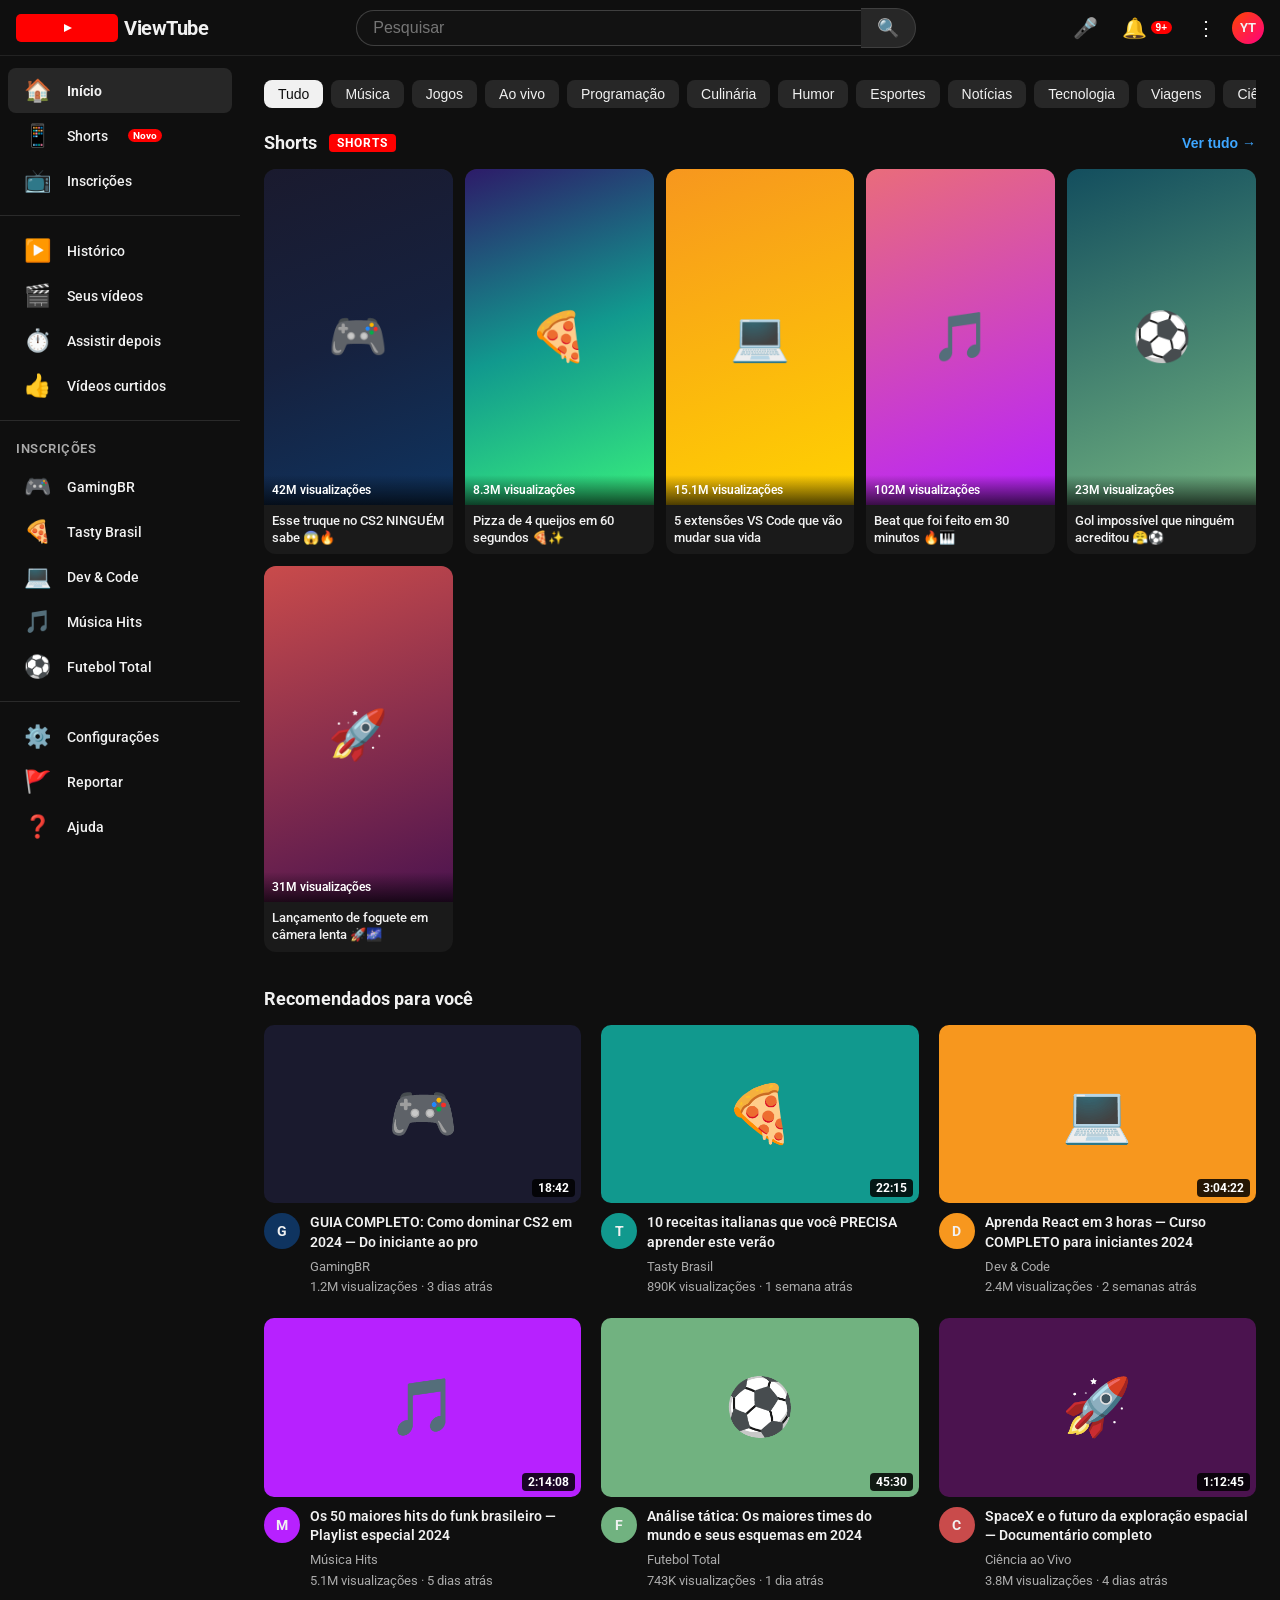
<file: index.html>
<!DOCTYPE html>
<html lang="pt-BR">
<head>
<meta charset="UTF-8">
<meta name="viewport" content="width=device-width, initial-scale=1.0">
<title>ViewTube</title>
<link href="https://fonts.googleapis.com/css2?family=YouTube+Sans:wght@400;500;700&family=Roboto:wght@300;400;500;700&display=swap" rel="stylesheet">
<style>
  :root {
    --bg: #0f0f0f;
    --surface: #1a1a1a;
    --surface2: #272727;
    --border: #3f3f3f;
    --text: #f1f1f1;
    --text-muted: #aaa;
    --red: #ff0000;
    --red-hover: #cc0000;
    --accent: #ff4500;
    --sidebar-w: 240px;
    --header-h: 56px;
  }

  * { margin: 0; padding: 0; box-sizing: border-box; }

  body {
    background: var(--bg);
    color: var(--text);
    font-family: 'Roboto', sans-serif;
    font-size: 14px;
    overflow-x: hidden;
  }

  /* ── HEADER ── */
  header {
    position: fixed; top: 0; left: 0; right: 0; height: var(--header-h);
    background: var(--bg);
    display: flex; align-items: center; justify-content: space-between;
    padding: 0 16px;
    z-index: 100;
    border-bottom: 1px solid #222;
  }

  .logo { display: flex; align-items: center; gap: 6px; text-decoration: none; }
  .logo svg { width: 90px; height: 20px; }
  .logo-icon { background: var(--red); border-radius: 5px; padding: 4px 6px; display: flex; align-items: center; }
  .logo-text { color: var(--text); font-size: 20px; font-weight: 700; letter-spacing: -0.5px; }

  .search-bar {
    display: flex; align-items: center; gap: 0;
    flex: 1; max-width: 560px; margin: 0 24px;
  }
  .search-bar input {
    flex: 1; background: #121212; border: 1px solid var(--border);
    border-right: none; border-radius: 20px 0 0 20px;
    padding: 8px 16px; color: var(--text); font-size: 16px;
    outline: none;
  }
  .search-bar input:focus { border-color: #3ea6ff; }
  .search-btn {
    background: var(--surface2); border: 1px solid var(--border);
    border-left: none; border-radius: 0 20px 20px 0;
    padding: 8px 16px; cursor: pointer; color: var(--text);
    font-size: 18px; transition: background .15s;
  }
  .search-btn:hover { background: #3a3a3a; }

  .header-actions { display: flex; align-items: center; gap: 8px; }
  .icon-btn {
    background: none; border: none; cursor: pointer; color: var(--text);
    padding: 8px; border-radius: 50%; font-size: 20px;
    transition: background .15s; display: flex; align-items: center;
  }
  .icon-btn:hover { background: var(--surface2); }
  .avatar {
    width: 32px; height: 32px; border-radius: 50%;
    background: linear-gradient(135deg, #ff4500, #ff0080);
    display: flex; align-items: center; justify-content: center;
    font-weight: 700; font-size: 13px; cursor: pointer;
  }

  /* ── SIDEBAR ── */
  aside {
    position: fixed; top: var(--header-h); left: 0; bottom: 0;
    width: var(--sidebar-w); background: var(--bg);
    overflow-y: auto; padding: 12px 0;
    z-index: 50;
  }
  aside::-webkit-scrollbar { width: 4px; }
  aside::-webkit-scrollbar-thumb { background: #444; border-radius: 2px; }

  .nav-item {
    display: flex; align-items: center; gap: 16px;
    padding: 10px 16px; cursor: pointer; border-radius: 8px;
    margin: 0 8px; transition: background .15s;
    font-size: 14px; font-weight: 500;
  }
  .nav-item:hover { background: var(--surface2); }
  .nav-item.active { background: var(--surface2); font-weight: 700; }
  .nav-item .icon { font-size: 22px; min-width: 22px; }

  .nav-divider { height: 1px; background: #2a2a2a; margin: 12px 0; }
  .nav-section-title {
    padding: 8px 16px; font-size: 13px; font-weight: 600;
    color: var(--text-muted); text-transform: uppercase; letter-spacing: .5px;
  }

  /* ── MAIN ── */
  main {
    margin-left: var(--sidebar-w);
    margin-top: var(--header-h);
    padding: 24px 24px 40px;
  }

  /* ── CHIP FILTERS ── */
  .chips {
    display: flex; gap: 8px; overflow-x: auto; padding-bottom: 4px; margin-bottom: 20px;
  }
  .chips::-webkit-scrollbar { display: none; }
  .chip {
    background: var(--surface2); border: none; color: var(--text);
    padding: 6px 14px; border-radius: 8px; cursor: pointer;
    white-space: nowrap; font-size: 14px; font-weight: 500;
    transition: background .15s;
  }
  .chip:hover { background: #3a3a3a; }
  .chip.active { background: var(--text); color: var(--bg); }

  /* ── SHORTS / REELS SECTION ── */
  .shorts-section { margin-bottom: 36px; }
  .section-header {
    display: flex; align-items: center; gap: 12px; margin-bottom: 16px;
  }
  .section-header h2 { font-size: 18px; font-weight: 700; }
  .shorts-badge {
    background: var(--red); color: #fff;
    padding: 2px 8px; border-radius: 4px; font-size: 12px; font-weight: 700;
    letter-spacing: 1px;
  }
  .see-all {
    margin-left: auto; color: #3ea6ff; cursor: pointer; font-size: 14px;
    font-weight: 600; background: none; border: none;
  }
  .see-all:hover { text-decoration: underline; }

  .shorts-row {
    display: grid;
    grid-template-columns: repeat(auto-fill, minmax(160px, 1fr));
    gap: 12px;
  }

  .short-card {
    cursor: pointer; border-radius: 12px; overflow: hidden;
    background: var(--surface);
    transition: transform .2s, box-shadow .2s;
    position: relative;
  }
  .short-card:hover { transform: scale(1.03); box-shadow: 0 8px 32px rgba(0,0,0,.5); }
  .short-card:hover .short-overlay { opacity: 1; }

  .short-thumb {
    aspect-ratio: 9/16; background: var(--surface2);
    position: relative; overflow: hidden;
  }
  .short-thumb img {
    width: 100%; height: 100%; object-fit: cover;
    display: block;
  }
  .short-thumb-placeholder {
    width: 100%; height: 100%;
    display: flex; align-items: center; justify-content: center;
    font-size: 48px;
  }

  .short-overlay {
    position: absolute; inset: 0;
    background: linear-gradient(to top, rgba(0,0,0,.8) 0%, transparent 50%);
    opacity: 0; transition: opacity .2s;
    display: flex; align-items: flex-end; padding: 12px;
  }
  .play-btn-short {
    background: rgba(255,255,255,.9); border-radius: 50%;
    width: 40px; height: 40px; display: flex; align-items: center;
    justify-content: center; font-size: 18px; color: #000;
    margin-left: auto;
  }

  .short-views {
    position: absolute; bottom: 0; left: 0; right: 0;
    padding: 8px; background: linear-gradient(transparent, rgba(0,0,0,.7));
    font-size: 12px; font-weight: 600; color: #fff;
  }

  .short-info { padding: 8px; }
  .short-info p { font-size: 13px; font-weight: 500; line-height: 1.3;
    overflow: hidden; display: -webkit-box; -webkit-line-clamp: 2; -webkit-box-orient: vertical; }

  /* ── FULLSCREEN REELS PLAYER ── */
  .reels-player {
    display: none; position: fixed; inset: 0; z-index: 200;
    background: #000;
  }
  .reels-player.open { display: flex; }

  .reels-close {
    position: absolute; top: 16px; left: 16px; z-index: 10;
    background: rgba(255,255,255,.15); border: none; color: #fff;
    font-size: 24px; border-radius: 50%; width: 44px; height: 44px;
    cursor: pointer; display: flex; align-items: center; justify-content: center;
    backdrop-filter: blur(4px);
  }
  .reels-close:hover { background: rgba(255,255,255,.25); }

  .reels-feed {
    flex: 1; overflow-y: scroll; scroll-snap-type: y mandatory;
    scrollbar-width: none;
  }
  .reels-feed::-webkit-scrollbar { display: none; }

  .reel-slide {
    height: 100vh; scroll-snap-align: start;
    display: flex; align-items: center; justify-content: center;
    position: relative;
  }

  .reel-bg {
    position: absolute; inset: 0; display: flex;
    align-items: center; justify-content: center;
    font-size: 120px; filter: blur(20px) brightness(.4);
    transform: scale(1.1);
  }

  .reel-content {
    position: relative; height: 100%; max-width: 420px;
    width: 100%; display: flex; align-items: center; justify-content: center;
  }

  .reel-video-area {
    width: 100%; height: 100%;
    display: flex; align-items: center; justify-content: center;
    font-size: 80px; cursor: pointer;
    position: relative;
  }

  .reel-pause-icon {
    position: absolute; font-size: 60px; opacity: 0;
    transition: opacity .2s; pointer-events: none;
  }
  .reel-video-area.paused .reel-pause-icon { opacity: .8; }

  .reel-actions {
    position: absolute; right: -68px; bottom: 120px;
    display: flex; flex-direction: column; gap: 20px; align-items: center;
  }
  .reel-action-btn {
    display: flex; flex-direction: column; align-items: center; gap: 4px;
    cursor: pointer; color: #fff;
  }
  .reel-action-btn .action-icon {
    width: 48px; height: 48px; border-radius: 50%;
    background: rgba(255,255,255,.15); backdrop-filter: blur(4px);
    display: flex; align-items: center; justify-content: center;
    font-size: 22px; transition: background .15s, transform .15s;
  }
  .reel-action-btn:hover .action-icon {
    background: rgba(255,255,255,.3); transform: scale(1.1);
  }
  .reel-action-btn.liked .action-icon { background: rgba(255,0,0,.4); }
  .reel-action-btn span { font-size: 12px; font-weight: 600; }

  .reel-info {
    position: absolute; bottom: 80px; left: 0; right: 80px; padding: 0 16px;
  }
  .reel-channel {
    display: flex; align-items: center; gap: 10px; margin-bottom: 8px;
  }
  .reel-avatar {
    width: 36px; height: 36px; border-radius: 50%;
    border: 2px solid #fff; display: flex; align-items: center;
    justify-content: center; font-size: 14px; font-weight: 700;
  }
  .reel-channel-name { font-weight: 700; font-size: 15px; }
  .reel-subscribe-btn {
    margin-left: 12px; background: #fff; color: #000;
    border: none; border-radius: 20px; padding: 4px 14px;
    font-size: 13px; font-weight: 700; cursor: pointer;
    transition: transform .15s;
  }
  .reel-subscribe-btn:hover { transform: scale(1.05); }

  .reel-desc { font-size: 14px; line-height: 1.5; color: #e0e0e0; }
  .reel-song { margin-top: 8px; font-size: 13px; color: #ccc; }
  .reel-song span { animation: scroll-text 8s linear infinite; display: inline-block; }

  .reel-progress {
    position: absolute; bottom: 0; left: 0; right: 0;
    height: 3px; background: rgba(255,255,255,.3);
  }
  .reel-progress-bar {
    height: 100%; background: var(--red);
    animation: progress 8s linear infinite;
  }

  @keyframes progress { from { width: 0% } to { width: 100% } }
  @keyframes scroll-text { 0%,20% { transform: translateX(0) } 80%,100% { transform: translateX(-30%) } }

  .reels-sidebar-actions {
    width: 68px; display: flex; flex-direction: column; justify-content: center;
    gap: 8px; padding: 16px 8px;
  }

  /* ── VIDEO GRID ── */
  .videos-section h2 { font-size: 18px; font-weight: 700; margin-bottom: 16px; }
  .video-grid {
    display: grid;
    grid-template-columns: repeat(auto-fill, minmax(300px, 1fr));
    gap: 20px;
  }

  .video-card { cursor: pointer; }
  .video-card:hover .video-thumb img { transform: scale(1.04); }

  .video-thumb {
    aspect-ratio: 16/9; border-radius: 10px; overflow: hidden;
    background: var(--surface2); position: relative; margin-bottom: 10px;
  }
  .video-thumb img { width: 100%; height: 100%; object-fit: cover; transition: transform .3s; display: block; }
  .video-thumb-placeholder {
    width: 100%; height: 100%; display: flex; align-items: center;
    justify-content: center; font-size: 56px;
  }
  .video-duration {
    position: absolute; bottom: 6px; right: 6px;
    background: rgba(0,0,0,.85); color: #fff;
    font-size: 12px; font-weight: 700; padding: 2px 6px; border-radius: 4px;
  }

  .video-meta { display: flex; gap: 10px; }
  .channel-avatar {
    width: 36px; height: 36px; border-radius: 50%; flex-shrink: 0;
    display: flex; align-items: center; justify-content: center;
    font-size: 14px; font-weight: 700;
  }
  .video-info h3 { font-size: 14px; font-weight: 600; line-height: 1.4;
    overflow: hidden; display: -webkit-box; -webkit-line-clamp: 2; -webkit-box-orient: vertical; margin-bottom: 4px; }
  .video-sub { font-size: 13px; color: var(--text-muted); line-height: 1.6; }

  /* ── NOTIFICATION BADGE ── */
  .badge {
    background: var(--red); color: #fff; font-size: 10px; font-weight: 700;
    border-radius: 8px; padding: 1px 5px; margin-left: 4px;
  }

  /* ── SCROLL ANIMATIONS ── */
  .short-card, .video-card {
    animation: fadeUp .4s ease backwards;
  }
  @keyframes fadeUp {
    from { opacity: 0; transform: translateY(20px); }
    to   { opacity: 1; transform: translateY(0); }
  }
  .short-card:nth-child(1) { animation-delay: .05s; }
  .short-card:nth-child(2) { animation-delay: .10s; }
  .short-card:nth-child(3) { animation-delay: .15s; }
  .short-card:nth-child(4) { animation-delay: .20s; }
  .short-card:nth-child(5) { animation-delay: .25s; }
  .short-card:nth-child(6) { animation-delay: .30s; }
  .video-card:nth-child(1) { animation-delay: .10s; }
  .video-card:nth-child(2) { animation-delay: .15s; }
  .video-card:nth-child(3) { animation-delay: .20s; }
  .video-card:nth-child(4) { animation-delay: .25s; }
  .video-card:nth-child(5) { animation-delay: .30s; }
  .video-card:nth-child(6) { animation-delay: .35s; }

  /* Responsive */
  @media (max-width: 768px) {
    aside { display: none; }
    main { margin-left: 0; }
    .reel-actions { right: 8px; }
    .shorts-row { grid-template-columns: repeat(3, 1fr); }
  }
</style>
</head>
<body>

<!-- HEADER -->
<header>
  <a class="logo" href="#">
    <div class="logo-icon">
      <svg width="18" height="12" viewBox="0 0 18 12"><path fill="white" d="M7.2 8.4V3.6L12 6l-4.8 2.4z"/></svg>
    </div>
    <span class="logo-text">ViewTube</span>
  </a>

  <div class="search-bar">
    <input type="text" placeholder="Pesquisar" value="">
    <button class="search-btn">🔍</button>
  </div>

  <div class="header-actions">
    <button class="icon-btn">🎤</button>
    <button class="icon-btn">🔔 <span class="badge">9+</span></button>
    <button class="icon-btn">⋮</button>
    <div class="avatar">YT</div>
  </div>
</header>

<!-- SIDEBAR -->
<aside>
  <nav>
    <div class="nav-item active"><span class="icon">🏠</span> Início</div>
    <div class="nav-item" onclick="openReels()"><span class="icon">📱</span> Shorts <span class="badge">Novo</span></div>
    <div class="nav-item"><span class="icon">📺</span> Inscrições</div>
    <div class="nav-divider"></div>
    <div class="nav-item"><span class="icon">▶️</span> Histórico</div>
    <div class="nav-item"><span class="icon">🎬</span> Seus vídeos</div>
    <div class="nav-item"><span class="icon">⏱️</span> Assistir depois</div>
    <div class="nav-item"><span class="icon">👍</span> Vídeos curtidos</div>
    <div class="nav-divider"></div>
    <div class="nav-section-title">Inscrições</div>
    <div class="nav-item"><span class="icon">🎮</span> GamingBR</div>
    <div class="nav-item"><span class="icon">🍕</span> Tasty Brasil</div>
    <div class="nav-item"><span class="icon">💻</span> Dev & Code</div>
    <div class="nav-item"><span class="icon">🎵</span> Música Hits</div>
    <div class="nav-item"><span class="icon">⚽</span> Futebol Total</div>
    <div class="nav-divider"></div>
    <div class="nav-item"><span class="icon">⚙️</span> Configurações</div>
    <div class="nav-item"><span class="icon">🚩</span> Reportar</div>
    <div class="nav-item"><span class="icon">❓</span> Ajuda</div>
  </nav>
</aside>

<!-- MAIN -->
<main>
  <!-- CHIP FILTERS -->
  <div class="chips">
    <button class="chip active">Tudo</button>
    <button class="chip">Música</button>
    <button class="chip">Jogos</button>
    <button class="chip">Ao vivo</button>
    <button class="chip">Programação</button>
    <button class="chip">Culinária</button>
    <button class="chip">Humor</button>
    <button class="chip">Esportes</button>
    <button class="chip">Notícias</button>
    <button class="chip">Tecnologia</button>
    <button class="chip">Viagens</button>
    <button class="chip">Ciência</button>
  </div>

  <!-- SHORTS SECTION -->
  <section class="shorts-section">
    <div class="section-header">
      <h2>Shorts</h2>
      <span class="shorts-badge">SHORTS</span>
      <button class="see-all" onclick="openReels()">Ver tudo →</button>
    </div>

    <div class="shorts-row">
      <!-- Short 1 -->
      <div class="short-card" onclick="openReels(0)">
        <div class="short-thumb">
          <div class="short-thumb-placeholder" style="background:linear-gradient(160deg,#1a1a2e,#16213e,#0f3460)">🎮</div>
          <div class="short-views">42M visualizações</div>
          <div class="short-overlay"><div class="play-btn-short">▶</div></div>
        </div>
        <div class="short-info"><p>Esse truque no CS2 NINGUÉM sabe 😱🔥</p></div>
      </div>
      <!-- Short 2 -->
      <div class="short-card" onclick="openReels(1)">
        <div class="short-thumb">
          <div class="short-thumb-placeholder" style="background:linear-gradient(160deg,#2d1b69,#11998e,#38ef7d)">🍕</div>
          <div class="short-views">8.3M visualizações</div>
          <div class="short-overlay"><div class="play-btn-short">▶</div></div>
        </div>
        <div class="short-info"><p>Pizza de 4 queijos em 60 segundos 🍕✨</p></div>
      </div>
      <!-- Short 3 -->
      <div class="short-card" onclick="openReels(2)">
        <div class="short-thumb">
          <div class="short-thumb-placeholder" style="background:linear-gradient(160deg,#f7971e,#ffd200)">💻</div>
          <div class="short-views">15.1M visualizações</div>
          <div class="short-overlay"><div class="play-btn-short">▶</div></div>
        </div>
        <div class="short-info"><p>5 extensões VS Code que vão mudar sua vida</p></div>
      </div>
      <!-- Short 4 -->
      <div class="short-card" onclick="openReels(3)">
        <div class="short-thumb">
          <div class="short-thumb-placeholder" style="background:linear-gradient(160deg,#e96c7b,#b721ff)">🎵</div>
          <div class="short-views">102M visualizações</div>
          <div class="short-overlay"><div class="play-btn-short">▶</div></div>
        </div>
        <div class="short-info"><p>Beat que foi feito em 30 minutos 🔥🎹</p></div>
      </div>
      <!-- Short 5 -->
      <div class="short-card" onclick="openReels(4)">
        <div class="short-thumb">
          <div class="short-thumb-placeholder" style="background:linear-gradient(160deg,#134e5e,#71b280)">⚽</div>
          <div class="short-views">23M visualizações</div>
          <div class="short-overlay"><div class="play-btn-short">▶</div></div>
        </div>
        <div class="short-info"><p>Gol impossível que ninguém acreditou 😤⚽</p></div>
      </div>
      <!-- Short 6 -->
      <div class="short-card" onclick="openReels(5)">
        <div class="short-thumb">
          <div class="short-thumb-placeholder" style="background:linear-gradient(160deg,#c94b4b,#4b134f)">🚀</div>
          <div class="short-views">31M visualizações</div>
          <div class="short-overlay"><div class="play-btn-short">▶</div></div>
        </div>
        <div class="short-info"><p>Lançamento de foguete em câmera lenta 🚀🌌</p></div>
      </div>
    </div>
  </section>

  <!-- VIDEO GRID -->
  <section class="videos-section">
    <h2>Recomendados para você</h2>
    <div class="video-grid" id="videoGrid"></div>
  </section>
</main>

<!-- ────────────── REELS FULLSCREEN PLAYER ────────────── -->
<div class="reels-player" id="reelsPlayer">
  <button class="reels-close" onclick="closeReels()">✕</button>

  <div class="reels-feed" id="reelsFeed">
    <!-- Reel slides injected by JS -->
  </div>
</div>

<script>
// ── DATA ─────────────────────────────────────────────────────────────────────
const reelsData = [
  { emoji:'🎮', bg:'linear-gradient(160deg,#1a1a2e,#16213e,#0f3460)', channel:'GamingBR', avatarBg:'#0f3460', avatarText:'G', desc:'Esse truque no CS2 vai te fazer subir de rank em 1 semana 😱🔥 Aprende aqui!', likes:'42K', comments:'3.2K', shares:'890', song:'🎵 Phonk Hits Vol.3 · DriftWave' },
  { emoji:'🍕', bg:'linear-gradient(160deg,#2d1b69,#11998e)', channel:'Tasty Brasil', avatarBg:'#11998e', avatarText:'T', desc:'Pizza de 4 queijos em 60 segundos! Receita fácil e incrível 🍕✨', likes:'8.3K', comments:'541', shares:'1.1K', song:'🎵 Acoustic Chill · Lofi Café' },
  { emoji:'💻', bg:'linear-gradient(160deg,#f7971e,#ffd200)', channel:'Dev & Code', avatarBg:'#f7971e', avatarText:'D', desc:'5 extensões do VS Code que TODO dev deveria usar 💻 Salva esse vídeo!', likes:'15K', comments:'2.8K', shares:'4.4K', song:'🎵 Lo-fi Focus · CodeBeats' },
  { emoji:'🎵', bg:'linear-gradient(160deg,#e96c7b,#b721ff)', channel:'Música Hits', avatarBg:'#b721ff', avatarText:'M', desc:'Esse beat foi produzido em apenas 30 minutos! Você acredita? 🎹🔥', likes:'102K', comments:'12K', shares:'34K', song:'🎵 Original Beat · MusicaHits' },
  { emoji:'⚽', bg:'linear-gradient(160deg,#134e5e,#71b280)', channel:'Futebol Total', avatarBg:'#71b280', avatarText:'F', desc:'O gol mais impossível da história! Ninguém acreditou quando aconteceu 😤⚽', likes:'23K', comments:'4.1K', shares:'9.9K', song:'🎵 Stadium Anthems · SportsFM' },
  { emoji:'🚀', bg:'linear-gradient(160deg,#c94b4b,#4b134f)', channel:'Ciência ao Vivo', avatarBg:'#c94b4b', avatarText:'C', desc:'Lançamento de foguete em câmera ultra lenta — imagens NUNCA vistas antes 🚀🌌', likes:'31K', comments:'1.7K', shares:'6.2K', song:'🎵 Space Ambient · CosmicSounds' },
];

const videosData = [
  { emoji:'🎮', bg:'#1a1a2e', ch:'GamingBR', chBg:'#0f3460', chT:'G', title:'GUIA COMPLETO: Como dominar CS2 em 2024 — Do iniciante ao pro', views:'1.2M', time:'3 dias atrás', duration:'18:42' },
  { emoji:'🍕', bg:'#11998e', ch:'Tasty Brasil', chBg:'#11998e', chT:'T', title:'10 receitas italianas que você PRECISA aprender este verão', views:'890K', time:'1 semana atrás', duration:'22:15' },
  { emoji:'💻', bg:'#f7971e', ch:'Dev & Code', chBg:'#f7971e', chT:'D', title:'Aprenda React em 3 horas — Curso COMPLETO para iniciantes 2024', views:'2.4M', time:'2 semanas atrás', duration:'3:04:22' },
  { emoji:'🎵', bg:'#b721ff', ch:'Música Hits', chBg:'#b721ff', chT:'M', title:'Os 50 maiores hits do funk brasileiro — Playlist especial 2024', views:'5.1M', time:'5 dias atrás', duration:'2:14:08' },
  { emoji:'⚽', bg:'#71b280', ch:'Futebol Total', chBg:'#71b280', chT:'F', title:'Análise tática: Os maiores times do mundo e seus esquemas em 2024', views:'743K', time:'1 dia atrás', duration:'45:30' },
  { emoji:'🚀', bg:'#4b134f', ch:'Ciência ao Vivo', chBg:'#c94b4b', chT:'C', title:'SpaceX e o futuro da exploração espacial — Documentário completo', views:'3.8M', time:'4 dias atrás', duration:'1:12:45' },
];

// ── RENDER VIDEOS ────────────────────────────────────────────────────────────
const grid = document.getElementById('videoGrid');
videosData.forEach(v => {
  grid.innerHTML += `
  <div class="video-card">
    <div class="video-thumb">
      <div class="video-thumb-placeholder" style="background:${v.bg}; width:100%; height:100%; display:flex; align-items:center; justify-content:center; font-size:56px;">${v.emoji}</div>
      <span class="video-duration">${v.duration}</span>
    </div>
    <div class="video-meta">
      <div class="channel-avatar" style="background:${v.chBg}">${v.chT}</div>
      <div class="video-info">
        <h3>${v.title}</h3>
        <div class="video-sub">${v.ch}<br>${v.views} visualizações · ${v.time}</div>
      </div>
    </div>
  </div>`;
});

// ── RENDER REELS ─────────────────────────────────────────────────────────────
const feed = document.getElementById('reelsFeed');

reelsData.forEach((r, i) => {
  const slide = document.createElement('div');
  slide.className = 'reel-slide';
  slide.id = `reel-${i}`;
  slide.innerHTML = `
    <div class="reel-bg">${r.emoji}</div>
    <div class="reel-content">
      <div class="reel-video-area" id="rva-${i}" onclick="togglePause(${i})" style="background:${r.bg}; width:100%; height:100%;">
        <span style="font-size:100px">${r.emoji}</span>
        <span class="reel-pause-icon">⏸</span>
      </div>

      <div class="reel-actions">
        <div class="reel-action-btn" id="like-${i}" onclick="toggleLike(${i})">
          <div class="action-icon">❤️</div>
          <span id="likes-${i}">${r.likes}</span>
        </div>
        <div class="reel-action-btn" onclick="">
          <div class="action-icon">💬</div>
          <span>${r.comments}</span>
        </div>
        <div class="reel-action-btn" onclick="">
          <div class="action-icon">↗️</div>
          <span>${r.shares}</span>
        </div>
        <div class="reel-action-btn" onclick="">
          <div class="action-icon">⋮</div>
        </div>
      </div>

      <div class="reel-info">
        <div class="reel-channel">
          <div class="reel-avatar" style="background:${r.avatarBg}">${r.avatarText}</div>
          <span class="reel-channel-name">@${r.channel}</span>
          <button class="reel-subscribe-btn" onclick="toggleSub(this)">Inscrever-se</button>
        </div>
        <p class="reel-desc">${r.desc}</p>
        <p class="reel-song"><span>${r.song}</span></p>
      </div>

      <div class="reel-progress"><div class="reel-progress-bar"></div></div>
    </div>
  `;
  feed.appendChild(slide);
});

// ── CONTROLS ─────────────────────────────────────────────────────────────────
function openReels(index = 0) {
  document.getElementById('reelsPlayer').classList.add('open');
  document.body.style.overflow = 'hidden';
  setTimeout(() => {
    const slide = document.getElementById(`reel-${index}`);
    if (slide) slide.scrollIntoView({ behavior: 'instant' });
  }, 50);
}

function closeReels() {
  document.getElementById('reelsPlayer').classList.remove('open');
  document.body.style.overflow = '';
}

function togglePause(i) {
  const el = document.getElementById(`rva-${i}`);
  el.classList.toggle('paused');
}

function toggleLike(i) {
  const btn = document.getElementById(`like-${i}`);
  btn.classList.toggle('liked');
}

function toggleSub(btn) {
  if (btn.textContent === 'Inscrever-se') {
    btn.textContent = 'Inscrito ✓';
    btn.style.background = 'rgba(255,255,255,.2)';
    btn.style.color = '#fff';
  } else {
    btn.textContent = 'Inscrever-se';
    btn.style.background = '#fff';
    btn.style.color = '#000';
  }
}

// Close on Escape
document.addEventListener('keydown', e => { if (e.key === 'Escape') closeReels(); });

// Chip interaction
document.querySelectorAll('.chip').forEach(c => {
  c.addEventListener('click', () => {
    document.querySelectorAll('.chip').forEach(x => x.classList.remove('active'));
    c.classList.add('active');
  });
});
</script>
</body>
</html>
</file>
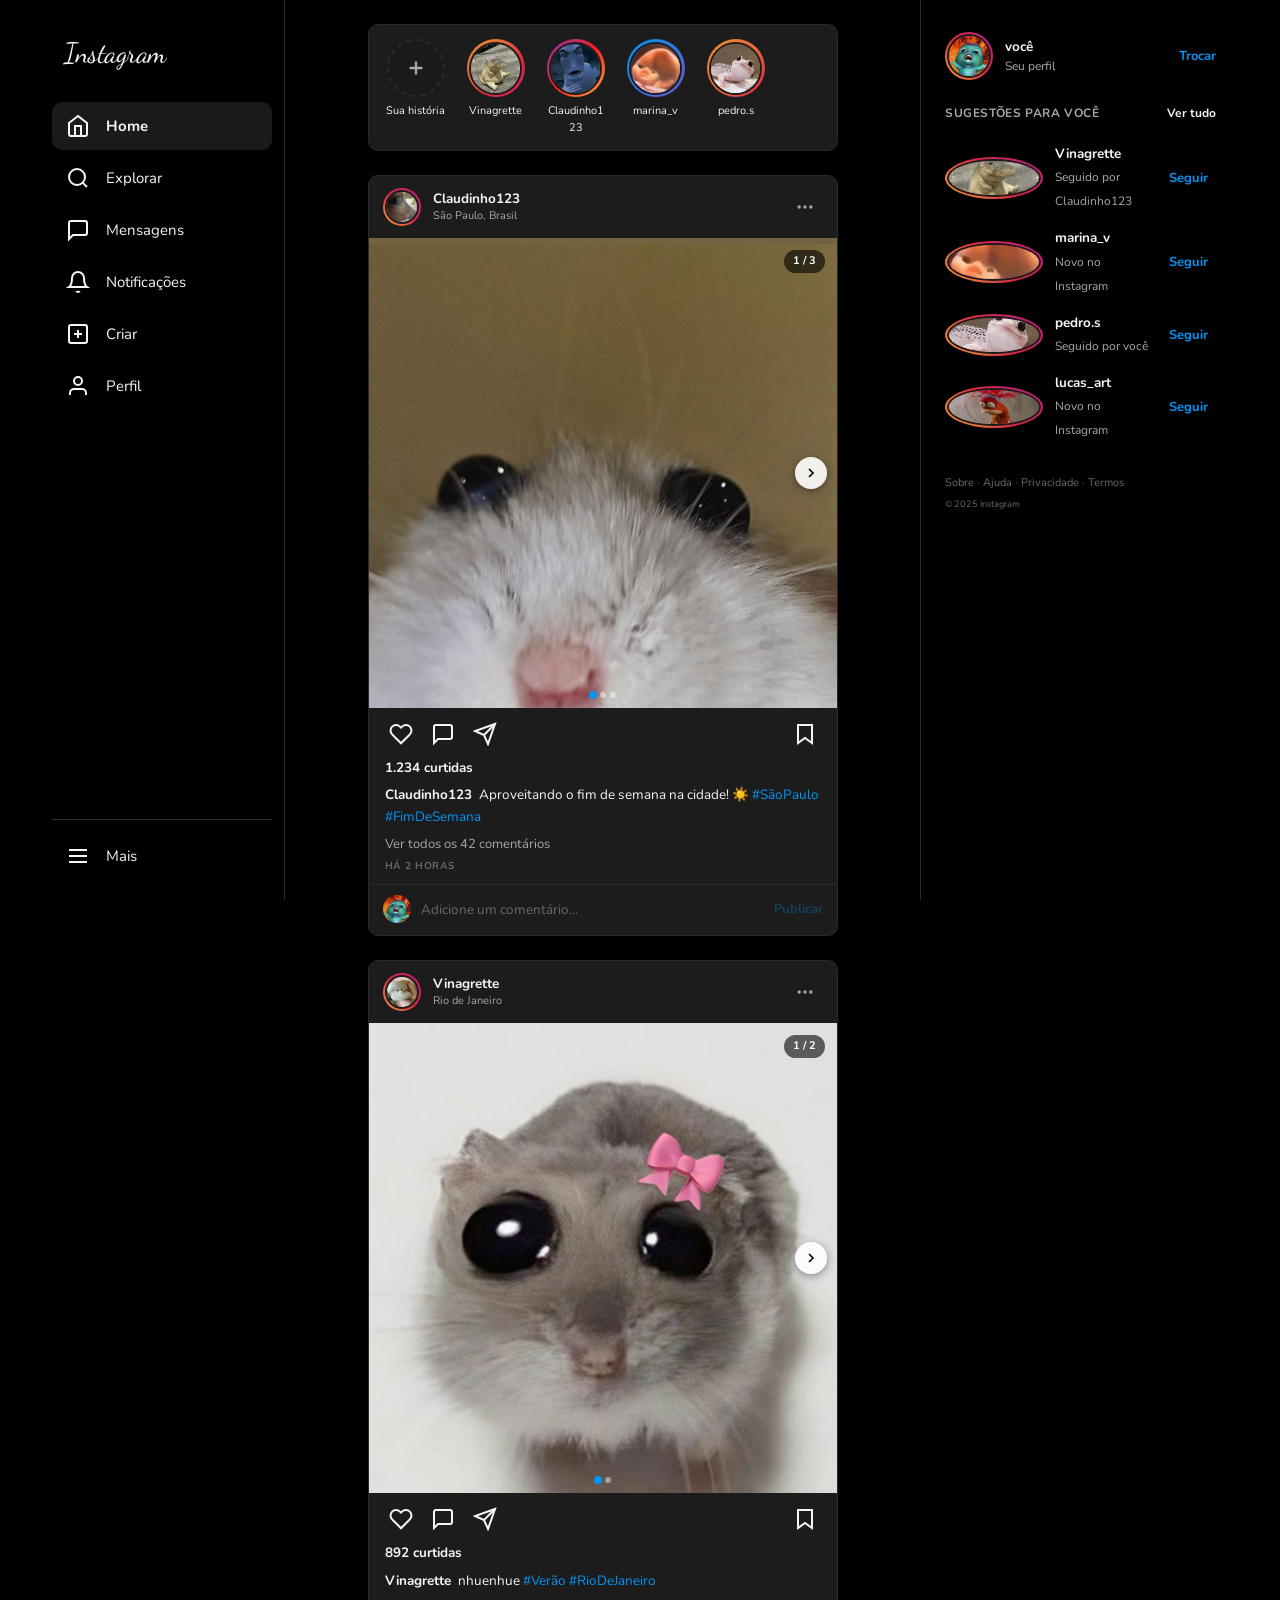
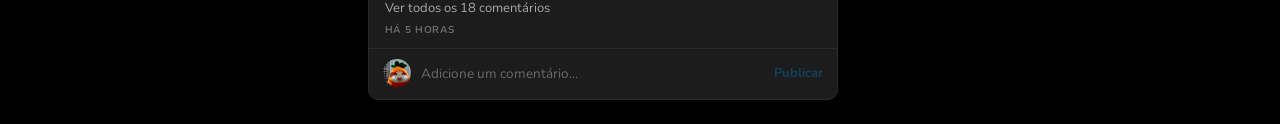
<file: formativa/instagram/index.html>
<!DOCTYPE html>
<html lang="pt-BR">
<head>
  <meta charset="UTF-8">
  <meta name="viewport" content="width=device-width, initial-scale=1.0">
  <title>Instagram</title>
  <link rel="stylesheet" href="style.css">
</head>
<body>
  <div class="container">

    
    <aside class="sidebar">
      <div class="logo">Instagram</div>
      <nav>
        <a href="#" class="nav-item active">
          <svg class="nav-icon" viewBox="0 0 24 24" fill="none" stroke="currentColor" stroke-width="2"><path d="M3 9l9-7 9 7v11a2 2 0 01-2 2H5a2 2 0 01-2-2z"/><polyline points="9,22 9,12 15,12 15,22"/></svg>
          <span>Home</span>
        </a>
        <a href="#" class="nav-item">
          <svg class="nav-icon" viewBox="0 0 24 24" fill="none" stroke="currentColor" stroke-width="2"><circle cx="11" cy="11" r="8"/><line x1="21" y1="21" x2="16.65" y2="16.65"/></svg>
          <span>Explorar</span>
        </a>
        <a href="#" class="nav-item">
          <svg class="nav-icon" viewBox="0 0 24 24" fill="none" stroke="currentColor" stroke-width="2"><path d="M21 15a2 2 0 01-2 2H7l-4 4V5a2 2 0 012-2h14a2 2 0 012 2z"/></svg>
          <span>Mensagens</span>
        </a>
        <a href="#" class="nav-item">
          <svg class="nav-icon" viewBox="0 0 24 24" fill="none" stroke="currentColor" stroke-width="2"><path d="M18 8A6 6 0 006 8c0 7-3 9-3 9h18s-3-2-3-9"/><path d="M13.73 21a2 2 0 01-3.46 0"/></svg>
          <span>Notificações</span>
        </a>
        <a href="#" class="nav-item">
          <svg class="nav-icon" viewBox="0 0 24 24" fill="none" stroke="currentColor" stroke-width="2"><rect x="3" y="3" width="18" height="18" rx="2"/><line x1="12" y1="8" x2="12" y2="16"/><line x1="8" y1="12" x2="16" y2="12"/></svg>
          <span>Criar</span>
        </a>
        <a href="#" class="nav-item">
          <svg class="nav-icon" viewBox="0 0 24 24" fill="none" stroke="currentColor" stroke-width="2"><path d="M20 21v-2a4 4 0 00-4-4H8a4 4 0 00-4 4v2"/><circle cx="12" cy="7" r="4"/></svg>
          <span>Perfil</span>
        </a>
      </nav>
      <div class="sidebar-bottom">
        <a href="#" class="nav-item">
          <svg class="nav-icon" viewBox="0 0 24 24" fill="none" stroke="currentColor" stroke-width="2"><line x1="3" y1="12" x2="21" y2="12"/><line x1="3" y1="6" x2="21" y2="6"/><line x1="3" y1="18" x2="21" y2="18"/></svg>
          <span>Mais</span>
        </a>
      </div>
    </aside>

   
    <main class="feed">

      
      <div class="stories">
        <div class="story your-story">
          <div class="story-avatar add-story">
            <svg viewBox="0 0 24 24" fill="none" stroke="currentColor" stroke-width="2.5" width="22" height="22"><line x1="12" y1="5" x2="12" y2="19"/><line x1="5" y1="12" x2="19" y2="12"/></svg>
          </div>
          <span>Sua história</span>
        </div>
        <div class="story">
          <div class="story-avatar" style="background: linear-gradient(135deg,#f09433,#e6683c,#dc2743,#cc2366)">
            <img src="imagens/animals 🎀.jpg" alt="Vinagrette">
          </div>
          <span>Vinagrette</span>
        </div>
        <div class="story">
          <div class="story-avatar" style="background: linear-gradient(135deg,#833ab4,#fd1d1d,#fcb045)">
            <img src="imagens/Credo.jpg" alt="Claudinho123">
          </div>
          <span>Claudinho123</span>
        </div>
        <div class="story">
          <div class="story-avatar" style="background: linear-gradient(135deg,#0095f6,#6559ca)">
            <img src="imagens/download (1).jpg" alt="marina_v">
          </div>
          <span>marina_v</span>
        </div>
        <div class="story">
          <div class="story-avatar" style="background: linear-gradient(135deg,#f09433,#e6683c,#dc2743)">
            <img src="imagens/download.jpg" alt="pedro.s">
          </div>
          <span>pedro.s</span>
        </div>
      </div>

    
      <article class="post">
        <div class="post-header">
          <div class="avatar-ring">
            <img src="imagens/esroh.jpg" alt="Avatar">
          </div>
          <div class="post-meta">
            <p class="username">Claudinho123</p>
            <p class="location">São Paulo, Brasil</p>
          </div>
          <button class="more-btn">
            <svg viewBox="0 0 24 24" fill="currentColor" width="20" height="20"><circle cx="5" cy="12" r="2"/><circle cx="12" cy="12" r="2"/><circle cx="19" cy="12" r="2"/></svg>
          </button>
        </div>

       
        <div class="carousel" data-index="0">
          <div class="carousel-track">
            <div class="carousel-slide">
              <img src="imagens/Hamster 🐹.jpg" alt="Foto 1">
            </div>
            <div class="carousel-slide">
              <img src="imagens/he is the real agent.jpg" alt="Foto 2">
            </div>
            <div class="carousel-slide">
              <img src="imagens/Hop on Follow @yellingatcatz for more!!  credit….jpg" alt="Foto 3">
            </div>
          </div>
          <button class="carousel-btn prev" onclick="moveCarousel(this, -1)" aria-label="Anterior">
            <svg viewBox="0 0 24 24" fill="none" stroke="currentColor" stroke-width="2.5" width="16" height="16"><polyline points="15,18 9,12 15,6"/></svg>
          </button>
          <button class="carousel-btn next" onclick="moveCarousel(this, 1)" aria-label="Próximo">
            <svg viewBox="0 0 24 24" fill="none" stroke="currentColor" stroke-width="2.5" width="16" height="16"><polyline points="9,18 15,12 9,6"/></svg>
          </button>
          <div class="carousel-dots">
            <span class="dot active"></span>
            <span class="dot"></span>
            <span class="dot"></span>
          </div>
          <div class="carousel-counter">1 / 3</div>
        </div>

        <div class="post-actions">
          <div class="actions-left">
            <button class="action-btn like-btn" onclick="toggleLike(this)" title="Curtir">
              <svg class="heart-icon" viewBox="0 0 24 24" fill="none" stroke="currentColor" stroke-width="2" width="24" height="24"><path d="M20.84 4.61a5.5 5.5 0 00-7.78 0L12 5.67l-1.06-1.06a5.5 5.5 0 00-7.78 7.78l1.06 1.06L12 21.23l7.78-7.78 1.06-1.06a5.5 5.5 0 000-7.78z"/></svg>
            </button>
            <button class="action-btn" title="Comentar">
              <svg viewBox="0 0 24 24" fill="none" stroke="currentColor" stroke-width="2" width="24" height="24"><path d="M21 15a2 2 0 01-2 2H7l-4 4V5a2 2 0 012-2h14a2 2 0 012 2z"/></svg>
            </button>
            <button class="action-btn" title="Compartilhar">
              <svg viewBox="0 0 24 24" fill="none" stroke="currentColor" stroke-width="2" width="24" height="24"><line x1="22" y1="2" x2="11" y2="13"/><polygon points="22,2 15,22 11,13 2,9"/></svg>
            </button>
          </div>
          <button class="action-btn save-btn" onclick="toggleSave(this)" title="Salvar">
            <svg viewBox="0 0 24 24" fill="none" stroke="currentColor" stroke-width="2" width="24" height="24"><polygon points="19,21 12,16 5,21 5,3 19,3"/></svg>
          </button>
        </div>

        <p class="likes">1.234 curtidas</p>
        <p class="caption"><strong>Claudinho123</strong> Aproveitando o fim de semana na cidade! ☀️ <span class="hashtag">#SãoPaulo</span> <span class="hashtag">#FimDeSemana</span></p>
        <button class="view-comments">Ver todos os 42 comentários</button>
        <p class="timestamp">HÁ 2 HORAS</p>

        
        <div class="comment-bar">
          <img src="imagens/xd.jpg" alt="Você" class="comment-avatar">
          <input type="text" placeholder="Adicione um comentário..." class="comment-input">
          <button class="post-comment-btn">Publicar</button>
        </div>
      </article>

      
      <article class="post">
        <div class="post-header">
          <div class="avatar-ring">
            <img src="imagens/ıy.jpg" alt="Avatar">
          </div>
          <div class="post-meta">
            <p class="username">Vinagrette</p>
            <p class="location">Rio de Janeiro</p>
          </div>
          <button class="more-btn">
            <svg viewBox="0 0 24 24" fill="currentColor" width="20" height="20"><circle cx="5" cy="12" r="2"/><circle cx="12" cy="12" r="2"/><circle cx="19" cy="12" r="2"/></svg>
          </button>
        </div>

        <div class="carousel" data-index="0">
          <div class="carousel-track">
            <div class="carousel-slide">
              <img src="imagens/PrEppY MoUsE.jpg" alt="Foto">
            </div>
            <div class="carousel-slide">
              <img src="imagens/animals 🎀.jpg" alt="Foto 2">
            </div>
          </div>
          <button class="carousel-btn prev" onclick="moveCarousel(this, -1)" aria-label="Anterior">
            <svg viewBox="0 0 24 24" fill="none" stroke="currentColor" stroke-width="2.5" width="16" height="16"><polyline points="15,18 9,12 15,6"/></svg>
          </button>
          <button class="carousel-btn next" onclick="moveCarousel(this, 1)" aria-label="Próximo">
            <svg viewBox="0 0 24 24" fill="none" stroke="currentColor" stroke-width="2.5" width="16" height="16"><polyline points="9,18 15,12 9,6"/></svg>
          </button>
          <div class="carousel-dots">
            <span class="dot active"></span>
            <span class="dot"></span>
          </div>
          <div class="carousel-counter">1 / 2</div>
        </div>

        <div class="post-actions">
          <div class="actions-left">
            <button class="action-btn like-btn" onclick="toggleLike(this)" title="Curtir">
              <svg class="heart-icon" viewBox="0 0 24 24" fill="none" stroke="currentColor" stroke-width="2" width="24" height="24"><path d="M20.84 4.61a5.5 5.5 0 00-7.78 0L12 5.67l-1.06-1.06a5.5 5.5 0 00-7.78 7.78l1.06 1.06L12 21.23l7.78-7.78 1.06-1.06a5.5 5.5 0 000-7.78z"/></svg>
            </button>
            <button class="action-btn">
              <svg viewBox="0 0 24 24" fill="none" stroke="currentColor" stroke-width="2" width="24" height="24"><path d="M21 15a2 2 0 01-2 2H7l-4 4V5a2 2 0 012-2h14a2 2 0 012 2z"/></svg>
            </button>
            <button class="action-btn">
              <svg viewBox="0 0 24 24" fill="none" stroke="currentColor" stroke-width="2" width="24" height="24"><line x1="22" y1="2" x2="11" y2="13"/><polygon points="22,2 15,22 11,13 2,9"/></svg>
            </button>
          </div>
          <button class="action-btn save-btn" onclick="toggleSave(this)">
            <svg viewBox="0 0 24 24" fill="none" stroke="currentColor" stroke-width="2" width="24" height="24"><polygon points="19,21 12,16 5,21 5,3 19,3"/></svg>
          </button>
        </div>

        <p class="likes">892 curtidas</p>
        <p class="caption"><strong>Vinagrette</strong> nhuenhue <span class="hashtag">#Verão</span> <span class="hashtag">#RioDeJaneiro</span></p>
        <button class="view-comments">Ver todos os 18 comentários</button>
        <p class="timestamp">HÁ 5 HORAS</p>
        <div class="comment-bar">
          <img src="imagens/🥕🐹.jpg" alt="Você" class="comment-avatar">
          <input type="text" placeholder="Adicione um comentário..." class="comment-input">
          <button class="post-comment-btn">Publicar</button>
        </div>
      </article>

    </main>

   
    <aside class="sidebar-right">
      <div class="user-profile-section">
        <div class="avatar-ring large">
          <img src="imagens/xd.jpg" alt="Seu perfil">
        </div>
        <div>
          <p class="username-sm">você</p>
          <small>Seu perfil</small>
        </div>
        <button class="switch-btn">Trocar</button>
      </div>

      <div class="suggestions">
        <div class="suggestions-header">
          <h3>Sugestões para você</h3>
          <a href="#">Ver tudo</a>
        </div>

        <div class="user-suggestion">
          <div class="avatar-ring sm"><img src="imagens/animals 🎀.jpg" alt="Vinagrette"></div>
          <div>
            <p>Vinagrette</p>
            <small>Seguido por Claudinho123</small>
          </div>
          <button class="follow-btn" onclick="toggleFollow(this)">Seguir</button>
        </div>
        <div class="user-suggestion">
          <div class="avatar-ring sm"><img src="imagens/download (1).jpg" alt="marina_v"></div>
          <div>
            <p>marina_v</p>
            <small>Novo no Instagram</small>
          </div>
          <button class="follow-btn" onclick="toggleFollow(this)">Seguir</button>
        </div>
        <div class="user-suggestion">
          <div class="avatar-ring sm"><img src="imagens/download.jpg" alt="pedro.s"></div>
          <div>
            <p>pedro.s</p>
            <small>Seguido por você</small>
          </div>
          <button class="follow-btn" onclick="toggleFollow(this)">Seguir</button>
        </div>
        <div class="user-suggestion">
          <div class="avatar-ring sm"><img src="imagens/download (2).jpg" alt="lucas_art"></div>
          <div>
            <p>lucas_art</p>
            <small>Novo no Instagram</small>
          </div>
          <button class="follow-btn" onclick="toggleFollow(this)">Seguir</button>
        </div>
      </div>

      <div class="footer-links">
        <a href="#">Sobre</a> · <a href="#">Ajuda</a> · <a href="#">Privacidade</a> · <a href="#">Termos</a><br>
        <small>© 2025 Instagram</small>
      </div>
    </aside>
  </div>

  <script>
   
    function moveCarousel(btn, dir) {
      const carousel = btn.closest('.carousel');
      const track = carousel.querySelector('.carousel-track');
      const slides = carousel.querySelectorAll('.carousel-slide');
      const dots = carousel.querySelectorAll('.dot');
      const counter = carousel.querySelector('.carousel-counter');
      const total = slides.length;

      let index = parseInt(carousel.dataset.index) + dir;
      if (index < 0) index = 0;
      if (index >= total) index = total - 1;

      carousel.dataset.index = index;
      track.style.transform = `translateX(-${index * 100}%)`;

      dots.forEach((d, i) => d.classList.toggle('active', i === index));
      if (counter) counter.textContent = `${index + 1} / ${total}`;

     
      carousel.querySelector('.prev').style.opacity = index === 0 ? '0' : '1';
      carousel.querySelector('.prev').style.pointerEvents = index === 0 ? 'none' : 'auto';
      carousel.querySelector('.next').style.opacity = index === total - 1 ? '0' : '1';
      carousel.querySelector('.next').style.pointerEvents = index === total - 1 ? 'none' : 'auto';
    }

   
    document.querySelectorAll('.carousel').forEach(c => {
      c.querySelector('.prev').style.opacity = '0';
      c.querySelector('.prev').style.pointerEvents = 'none';
    });

    
    document.querySelectorAll('.carousel').forEach(carousel => {
      let startX = 0;
      carousel.addEventListener('touchstart', e => startX = e.touches[0].clientX, { passive: true });
      carousel.addEventListener('touchend', e => {
        const diff = startX - e.changedTouches[0].clientX;
        if (Math.abs(diff) > 40) {
          moveCarousel(carousel.querySelector(diff > 0 ? '.next' : '.prev'), diff > 0 ? 1 : -1);
        }
      });
    });

   
    function toggleLike(btn) {
      const liked = btn.classList.toggle('liked');
      const likesEl = btn.closest('.post').querySelector('.likes');
      const current = parseInt(likesEl.textContent.replace(/\D/g, ''));
      likesEl.textContent = `${(liked ? current + 1 : current - 1).toLocaleString('pt-BR')} curtidas`;
      if (liked) btn.animate([{ transform: 'scale(1.5)' }, { transform: 'scale(1)' }], { duration: 300 });
    }

    
    function toggleSave(btn) {
      btn.classList.toggle('saved');
    }

    
    function toggleFollow(btn) {
      const following = btn.textContent === 'Seguindo';
      btn.textContent = following ? 'Seguir' : 'Seguindo';
      btn.classList.toggle('following', !following);
    }

    
    document.querySelectorAll('.comment-input').forEach(input => {
      const postBtn = input.nextElementSibling;
      input.addEventListener('input', () => {
        postBtn.style.opacity = input.value.trim() ? '1' : '0.3';
        postBtn.style.pointerEvents = input.value.trim() ? 'auto' : 'none';
      });
    });
  </script>
</body>
</html>
</file>
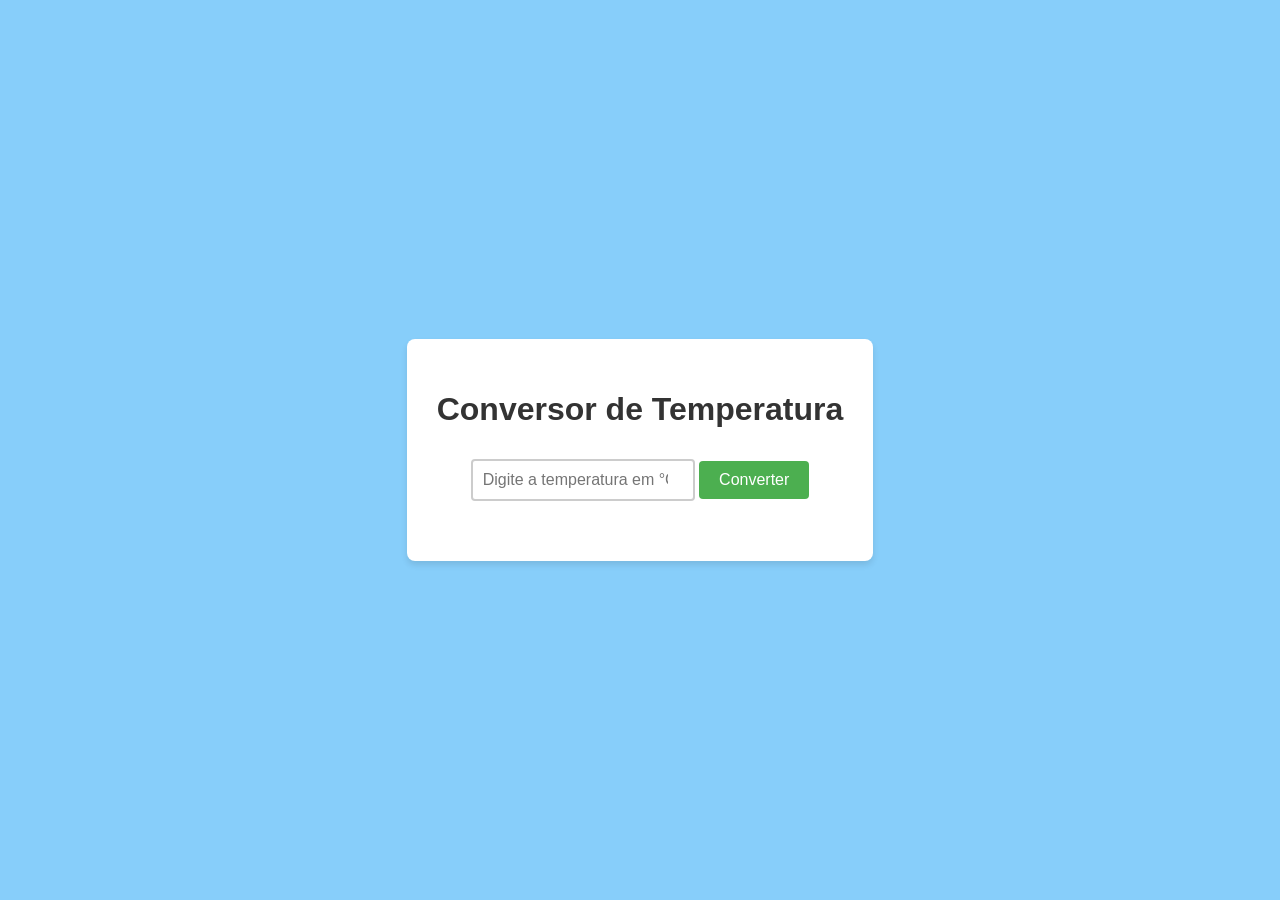
<file: aula02/ex1.html>
<!DOCTYPE html>
<html lang="pt-BR">
<head>
    <meta charset="UTF-8">
    <meta name="viewport" content="width=device-width, initial-scale=1.0">
    <link rel="stylesheet" href="ex1.css">
    <title>Conversor de Temperatura Dinâmico</title>
    
    
        
   
</head>
<body>
    <div class="container">
        <h1>Conversor de Temperatura</h1>
        <input type="number" id="celsius" placeholder="Digite a temperatura em °C" step="0.1">
        <button onclick="converterTemperatura()">Converter</button>
        <div id="resultado"></div>
    </div>

<script src="ex1.js"></script>
 
</body>
</html>
</file>
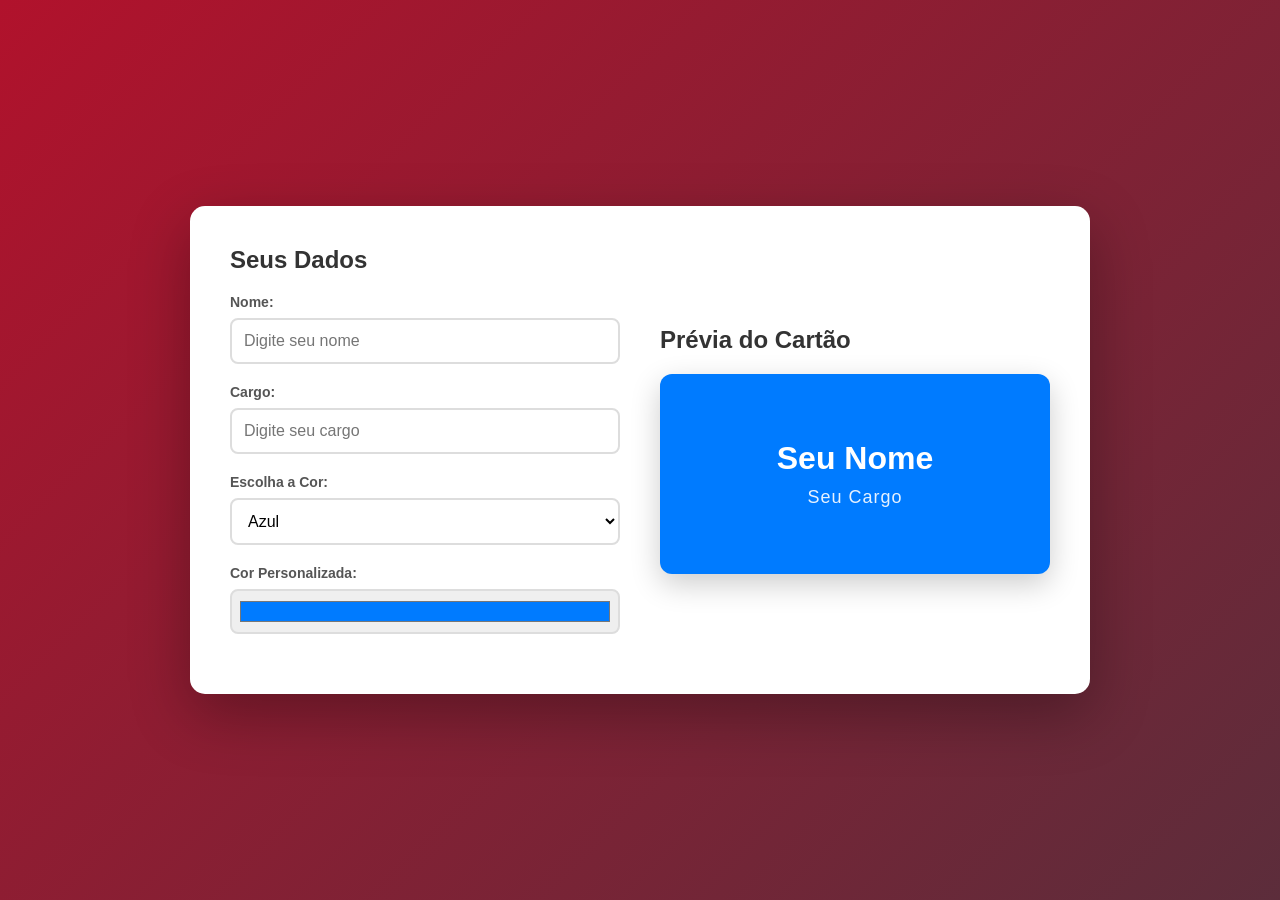
<file: aula02/ex2.html>
<!DOCTYPE html>
<html lang="pt-BR">
<head>
    <meta charset="UTF-8">
    <meta name="viewport" content="width=device-width, initial-scale=1.0">
    <link rel="stylesheet" href="ex2.css">
    <title>Gerador de Cartão de Visitas</title>
    <style>
        
    </style>
</head>
<body>
    <div class="container">
        <div class="form-section">
            <h2>Seus Dados</h2>
            
            <div class="form-group">
                <label for="nome">Nome:</label>
                <input type="text" id="nome" placeholder="Digite seu nome" oninput="atualizarCartao()">
            </div>

            <div class="form-group">
                <label for="cargo">Cargo:</label>
                <input type="text" id="cargo" placeholder="Digite seu cargo" oninput="atualizarCartao()">
            </div>

            <div class="form-group">
                <label for="cores">Escolha a Cor:</label>
                <select id="cores" onchange="mudarCor()">
                    <option value="#007bff">Azul</option>
                    <option value="#28a745">Verde</option>
                    <option value="#dc3545">Vermelho</option>
                    <option value="#ffc107">Amarelo</option>
                    <option value="#6f42c1">Roxo</option>
                </select>
            </div>

            <div class="form-group">
                <label for="corPersonalizada">Cor Personalizada:</label>
                <input type="color" id="corPersonalizada" value="#007bff" onchange="mudarCorPersonalizada()">
            </div>
        </div>

        <div class="preview-section">
            <h2>Prévia do Cartão</h2>
            <div class="card">
                <div class="card-nome" id="cardNome">Seu Nome</div>
                <div class="card-cargo" id="cardCargo">Seu Cargo</div>
            </div>
        </div>
    </div>

    <script src="ex2.js"></script>
</body>
</html>
</file>
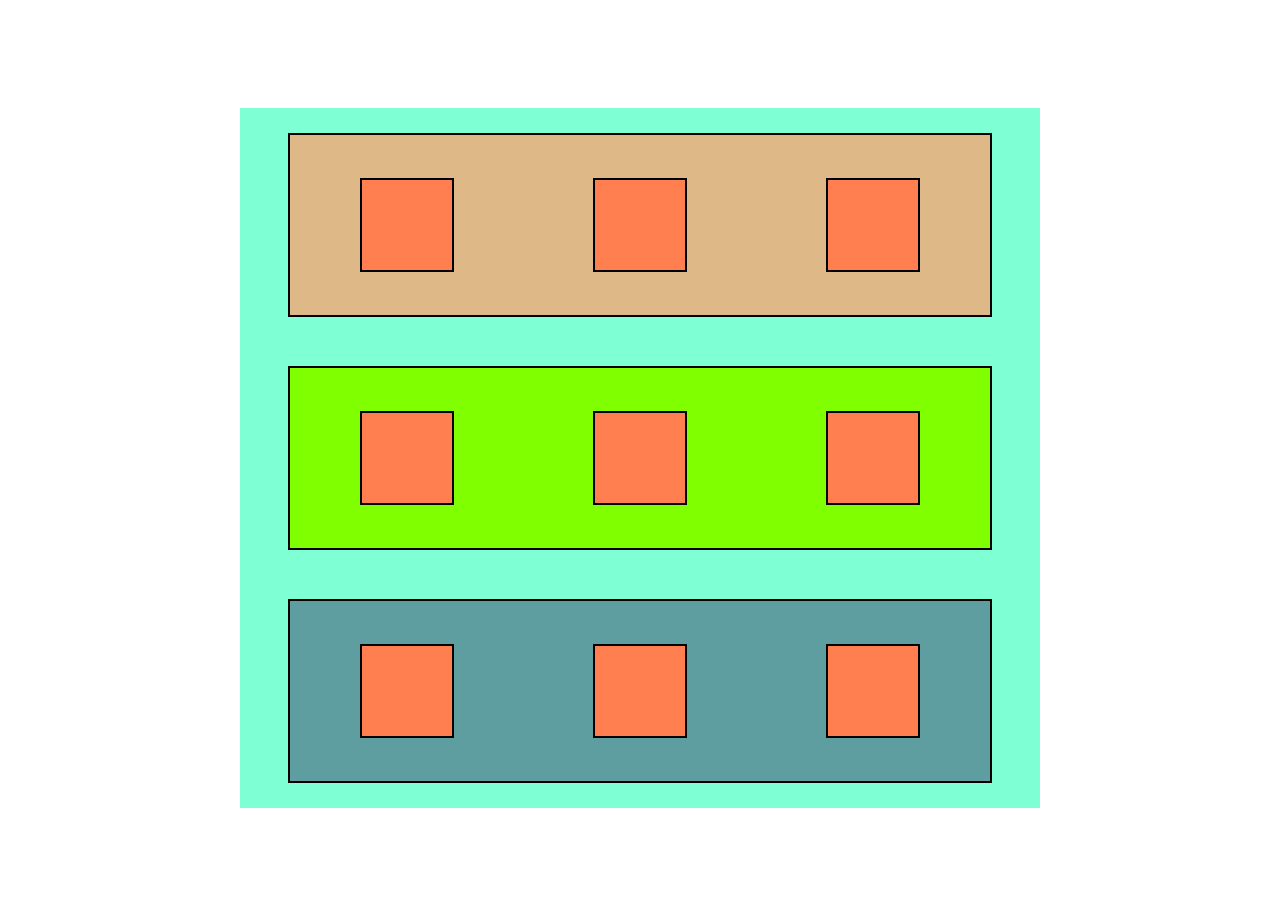
<file: aula03/DisplayFlex.html>
<!DOCTYPE html>
<html lang="pt-br">

<head>
    <meta charset="UTF-8">
    <meta name="viewport" content="width=device-width, initial-scale=1.0">
    <title>Aula de display Flex</title>
    <link rel="stylesheet" href="styleGrid.css">
</head>

<body>
    <div class="nome1">
        <div class="nome2">
            <div class="nome5"></div>
            <div class="nome5"></div>
            <div class="nome5"></div>
        </div>
        <div class="nome3">
            <div class="nome5"></div>
            <div class="nome5"></div>
            <div class="nome5"></div>
        </div>
        <div class="nome4">
            <div class="nome5"></div>
            <div class="nome5"></div>
            <div class="nome5"></div>
        </div>
    </div>
    </div>


</body>

</html>
</file>
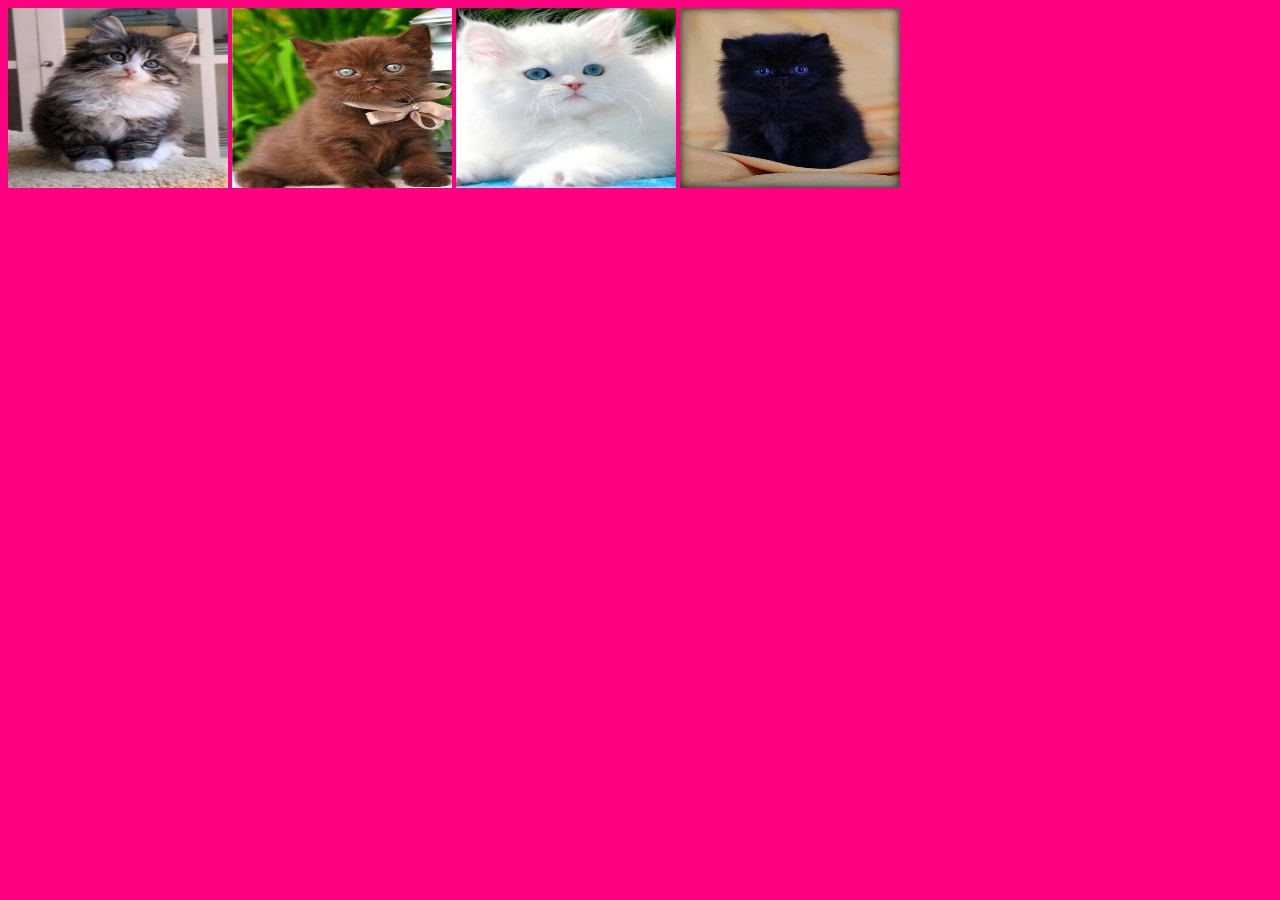
<file: aula4/ExemploMediaQuery.html>
<!DOCTYPE html>
<html lang="pt-br">
<head>
    <meta charset="UTF-8">
    <meta name="viewport" content="width=device-width, initial-scale=1.0">
    <title>Teste de Media Query</title>
    <link rel="stylesheet" href="style2.css">
</head>
<body>
    <img src="catszones_com.jpg" alt="">
    <img src="Google+.jpg" alt="">
    <img src="hepsylone.jpg" alt="">
    <img src="Pequeño Azul.jpg" alt="">
</body>
</html>
</file>
<file: formativa/instagram/style.css>
@import url('https://fonts.googleapis.com/css2?family=Dancing+Script:wght@700&family=Nunito:wght@300;400;600;700&display=swap');

*, *::before, *::after {
  box-sizing: border-box;
  margin: 0;
  padding: 0;
}

:root {
  --bg-primary:     #000000;
  --bg-secondary:   #121212;
  --bg-elevated:    #1a1a1a;
  --bg-card:        #1c1c1c;
  --border:         #2a2a2a;
  --text-primary:   #f5f5f5;
  --text-secondary: #a8a8a8;
  --text-muted:     #6a6a6a;
  --accent-blue:    #0095f6;
  --accent-red:     #ed4956;
  --gradient-story: linear-gradient(45deg,#f09433,#e6683c,#dc2743,#cc2366,#bc1888);
  --sidebar-w:      245px;
  --sidebar-r-w:    320px;
  --ease:           0.2s ease;
}

html { height: 100%; }

body {
  background: var(--bg-primary);
  color: var(--text-primary);
  font-family: 'Nunito', sans-serif;
  font-weight: 400;
  line-height: 1.5;
  min-height: 100%;
}



.container {
  display: flex;
  min-height: 100vh;
  max-width: 1200px;
  margin: 0 auto;
}



.sidebar {
  width: var(--sidebar-w);
  flex-shrink: 0;
  position: sticky;
  top: 0;
  align-self: flex-start;
  height: 100vh;
  display: flex;
  flex-direction: column;
  padding: 12px 12px 20px;
  border-right: 1px solid var(--border);
  background: var(--bg-primary);
  overflow-y: auto;
  scrollbar-width: none;
}

.sidebar::-webkit-scrollbar { display: none; }

.logo {
  font-family: 'Dancing Script', cursive;
  font-size: 28px;
  color: var(--text-primary);
  padding: 20px 12px 28px;
  letter-spacing: -0.5px;
  white-space: nowrap;
}

nav {
  display: flex;
  flex-direction: column;
  gap: 4px;
  flex: 1;
}

.sidebar-bottom {
  border-top: 1px solid var(--border);
  padding-top: 12px;
  margin-top: 8px;
}

.nav-icon {
  width: 24px;
  height: 24px;
  flex-shrink: 0;
}

.nav-item {
  display: flex;
  align-items: center;
  gap: 16px;
  padding: 12px 14px;
  border-radius: 10px;
  color: var(--text-primary);
  text-decoration: none;
  font-size: 15px;
  font-weight: 400;
  white-space: nowrap;
  transition: background var(--ease);
}

.nav-item:hover,
.nav-item.active {
  background: var(--bg-elevated);
  font-weight: 700;
}



.feed {
  flex: 1;
  min-width: 0;
  display: flex;
  flex-direction: column;
  align-items: center;
  gap: 24px;
  padding: 24px 16px;
}



.stories {
  display: flex;
  gap: 18px;
  width: 100%;
  max-width: 470px;
  padding: 14px 16px;
  background: var(--bg-card);
  border: 1px solid var(--border);
  border-radius: 10px;
  overflow-x: auto;
  scrollbar-width: none;
}

.stories::-webkit-scrollbar { display: none; }

.story {
  display: flex;
  flex-direction: column;
  align-items: center;
  gap: 6px;
  cursor: pointer;
  flex-shrink: 0;
  font-size: 11px;
  color: var(--text-primary);
  text-align: center;
  width: 62px;
  word-break: break-word;
}

.story-avatar {
  width: 58px;
  height: 58px;
  border-radius: 50%;
  padding: 2.5px;
  flex-shrink: 0;
  display: flex;
  align-items: center;
  justify-content: center;
  transition: transform 0.18s ease;
}

.story-avatar:hover { transform: scale(1.06); }

.story-avatar img {
  width: 100%;
  height: 100%;
  border-radius: 50%;
  object-fit: cover;
  border: 2px solid var(--bg-card);
}

.story-avatar.add-story {
  background: var(--bg-elevated);
  border: 2px dashed var(--border);
  color: var(--text-secondary);
}



.post {
  width: 100%;
  max-width: 470px;
  background: var(--bg-card);
  border: 1px solid var(--border);
  border-radius: 10px;
  overflow: hidden;
  transition: border-color var(--ease);
}

.post:hover { border-color: #3a3a3a; }

.post-header {
  display: flex;
  align-items: center;
  gap: 12px;
  padding: 12px 14px;
}

.avatar-ring {
  width: 38px;
  height: 38px;
  border-radius: 50%;
  padding: 2px;
  background: var(--gradient-story);
  flex-shrink: 0;
  display: flex;
  align-items: center;
  justify-content: center;
}

.avatar-ring img {
  width: 100%;
  height: 100%;
  border-radius: 50%;
  object-fit: cover;
  border: 2px solid var(--bg-card);
}

.avatar-ring.large { width: 48px; height: 48px; }
.avatar-ring.sm    { width: 42px; height: 42px; flex-shrink: 0; }

.post-meta {
  flex: 1;
  min-width: 0;
}

.username {
  font-size: 13.5px;
  font-weight: 700;
  color: var(--text-primary);
  line-height: 1.3;
  white-space: nowrap;
  overflow: hidden;
  text-overflow: ellipsis;
}

.location {
  font-size: 11px;
  color: var(--text-secondary);
}

.more-btn {
  background: none;
  border: none;
  color: var(--text-secondary);
  cursor: pointer;
  padding: 4px 8px;
  border-radius: 6px;
  display: flex;
  align-items: center;
  justify-content: center;
  flex-shrink: 0;
  transition: background var(--ease);
}

.more-btn:hover { background: var(--bg-elevated); }



.carousel {
  position: relative;
  width: 100%;
  overflow: hidden;
  background: var(--bg-secondary);
  user-select: none;
}

.carousel-track {
  display: flex;
  transition: transform 0.38s cubic-bezier(0.4,0,0.2,1);
  will-change: transform;
}

.carousel-slide {
  min-width: 100%;
  flex-shrink: 0;
}

.carousel-slide img {
  width: 100%;
  height: 470px;
  object-fit: cover;
  display: block;
  pointer-events: none;
}


.carousel-btn {
  position: absolute;
  top: 50%;
  transform: translateY(-50%);
  background: rgba(255,255,255,0.9);
  border: none;
  border-radius: 50%;
  width: 32px;
  height: 32px;
  display: flex;
  align-items: center;
  justify-content: center;
  cursor: pointer;
  color: #000;
  box-shadow: 0 2px 8px rgba(0,0,0,0.4);
  z-index: 10;
  transition: opacity var(--ease), background 0.15s, transform 0.15s;
}

.carousel-btn:hover {
  background: #fff;
  transform: translateY(-50%) scale(1.08);
}

.carousel-btn.prev { left: 10px; }
.carousel-btn.next { right: 10px; }


.carousel-dots {
  position: absolute;
  bottom: 10px;
  left: 50%;
  transform: translateX(-50%);
  display: flex;
  gap: 4px;
  z-index: 10;
}

.dot {
  width: 6px;
  height: 6px;
  border-radius: 50%;
  background: rgba(255,255,255,0.45);
  transition: background 0.2s, transform 0.2s;
}

.dot.active {
  background: var(--accent-blue);
  transform: scale(1.3);
}


.carousel-counter {
  position: absolute;
  top: 12px;
  right: 12px;
  background: rgba(0,0,0,0.6);
  color: #fff;
  font-size: 11px;
  font-weight: 700;
  padding: 3px 9px;
  border-radius: 20px;
  backdrop-filter: blur(4px);
  z-index: 10;
}



.post-actions {
  display: flex;
  align-items: center;
  justify-content: space-between;
  padding: 8px 12px 4px;
}

.actions-left {
  display: flex;
  align-items: center;
  gap: 2px;
}

.action-btn {
  background: none;
  border: none;
  cursor: pointer;
  padding: 6px 8px;
  border-radius: 8px;
  color: var(--text-primary);
  display: flex;
  align-items: center;
  justify-content: center;
  transition: transform var(--ease), background var(--ease);
  line-height: 1;
}

.action-btn:hover {
  background: var(--bg-elevated);
  transform: scale(1.12);
}

.action-btn.liked .heart-icon {
  fill: var(--accent-red);
  stroke: var(--accent-red);
}

.action-btn.saved svg { fill: var(--text-primary); }

.likes {
  padding: 2px 16px 4px;
  font-size: 13.5px;
  font-weight: 700;
  color: var(--text-primary);
}

.caption {
  padding: 2px 16px 6px;
  font-size: 13.5px;
  color: var(--text-primary);
  line-height: 1.6;
}

.caption strong {
  font-weight: 700;
  margin-right: 4px;
}

.hashtag {
  color: var(--accent-blue);
  cursor: pointer;
}

.view-comments {
  background: none;
  border: none;
  padding: 2px 16px;
  font-size: 13px;
  color: var(--text-secondary);
  cursor: pointer;
  font-family: 'Nunito', sans-serif;
  display: block;
  text-align: left;
  transition: color var(--ease);
}

.view-comments:hover { color: var(--text-primary); }

.timestamp {
  padding: 4px 16px 10px;
  font-size: 10px;
  letter-spacing: 0.7px;
  color: var(--text-muted);
  font-weight: 700;
}


.comment-bar {
  display: flex;
  align-items: center;
  gap: 10px;
  padding: 10px 14px 12px;
  border-top: 1px solid var(--border);
}

.comment-avatar {
  width: 28px;
  height: 28px;
  border-radius: 50%;
  object-fit: cover;
  flex-shrink: 0;
}

.comment-input {
  flex: 1;
  min-width: 0;
  background: none;
  border: none;
  outline: none;
  color: var(--text-primary);
  font-family: 'Nunito', sans-serif;
  font-size: 13.5px;
}

.comment-input::placeholder { color: var(--text-muted); }

.post-comment-btn {
  background: none;
  border: none;
  color: var(--accent-blue);
  font-size: 13px;
  font-weight: 700;
  cursor: pointer;
  font-family: 'Nunito', sans-serif;
  opacity: 0.3;
  pointer-events: none;
  transition: opacity var(--ease);
  flex-shrink: 0;
}




.sidebar-right {
  width: var(--sidebar-r-w);
  flex-shrink: 0;
  position: sticky;
  top: 0;
  align-self: flex-start;
  height: 100vh;
  padding: 32px 24px 24px;
  overflow-y: auto;
  scrollbar-width: none;
  border-left: 1px solid var(--border);
  background: var(--bg-primary);
}

.sidebar-right::-webkit-scrollbar { display: none; }

.user-profile-section {
  display: flex;
  align-items: center;
  gap: 12px;
  margin-bottom: 24px;
}

.user-profile-section .username-sm {
  font-size: 13.5px;
  font-weight: 700;
  color: var(--text-primary);
}

.user-profile-section small {
  font-size: 12px;
  color: var(--text-secondary);
  display: block;
}

.switch-btn {
  margin-left: auto;
  background: none;
  border: none;
  color: var(--accent-blue);
  font-size: 13px;
  font-weight: 700;
  cursor: pointer;
  font-family: 'Nunito', sans-serif;
  flex-shrink: 0;
}

.suggestions-header {
  display: flex;
  align-items: center;
  justify-content: space-between;
  margin-bottom: 14px;
}

.suggestions h3 {
  font-size: 12px;
  font-weight: 700;
  color: var(--text-secondary);
  text-transform: uppercase;
  letter-spacing: 0.6px;
}

.suggestions-header a {
  font-size: 12px;
  font-weight: 700;
  color: var(--text-primary);
  text-decoration: none;
}

.user-suggestion {
  display: flex;
  align-items: center;
  gap: 12px;
  padding: 8px 0;
}

.user-suggestion > div {
  flex: 1;
  min-width: 0;
}

.user-suggestion p {
  font-size: 13.5px;
  font-weight: 700;
  color: var(--text-primary);
  white-space: nowrap;
  overflow: hidden;
  text-overflow: ellipsis;
}

.user-suggestion small {
  font-size: 12px;
  color: var(--text-secondary);
}

.follow-btn {
  background: none;
  border: none;
  color: var(--accent-blue);
  font-size: 13px;
  font-weight: 700;
  cursor: pointer;
  padding: 4px 8px;
  border-radius: 6px;
  font-family: 'Nunito', sans-serif;
  flex-shrink: 0;
  transition: background var(--ease), color var(--ease);
}

.follow-btn:hover { background: rgba(0,149,246,0.1); }
.follow-btn.following { color: var(--text-secondary); }

.footer-links {
  margin-top: 24px;
  font-size: 11px;
  color: var(--text-muted);
  line-height: 1.9;
}

.footer-links a {
  color: var(--text-muted);
  text-decoration: none;
  transition: color var(--ease);
}

.footer-links a:hover { color: var(--text-secondary); }



::-webkit-scrollbar { width: 6px; }
::-webkit-scrollbar-track { background: transparent; }
::-webkit-scrollbar-thumb { background: var(--border); border-radius: 3px; }



@media (max-width: 1050px) {
  .sidebar-right { display: none; }
}

@media (max-width: 768px) {
  .sidebar {
    width: 72px;
    align-items: center;
    padding: 12px 8px;
  }

  .logo {
    font-size: 16px;
    padding: 16px 4px 24px;
    text-align: center;
  }

  .nav-item {
    justify-content: center;
    padding: 12px;
    border-radius: 50%;
    gap: 0;
  }

  .nav-item span { display: none; }

  .feed { padding: 16px 8px; }
}
</file>
<file: aula02/ex1.css>
body {
            font-family: Arial, sans-serif;
            display: flex;
            justify-content: center;
            align-items: center;
            height: 100vh;
            margin: 0;
            transition: background-color 0.3s ease;
            background-color: lightskyblue;
        }

        .container {
            background-color: white;
            padding: 30px;
            border-radius: 8px;
            box-shadow: 0 4px 6px rgba(0, 0, 0, 0.1);
            text-align: center;
        }

        h1 {
            color: #333;
        }

        input {
            padding: 10px;
            font-size: 16px;
            width: 200px;
            margin: 10px 0;
            border: 2px solid #ccc;
            border-radius: 4px;
        }

        button {
            padding: 10px 20px;
            font-size: 16px;
            background-color: #4CAF50;
            color: white;
            border: none;
            border-radius: 4px;
            cursor: pointer;
            margin-top: 10px;
        }

        button:hover {
            background-color: #45a049;
        }

        #resultado {
            margin-top: 20px;
            font-size: 18px;
            font-weight: bold;
            color: #333;
        }
</file>
<file: aula02/ex2.css>
* {
            margin: 0;
            padding: 0;
            box-sizing: border-box;
        }

        :root {
            --card-color: #007bff;
        }

        body {
            font-family: 'Segoe UI', Tahoma, Geneva, Verdana, sans-serif;
            background: linear-gradient(135deg, #b1122c 0%, #5c2d3b 100%);
            min-height: 100vh;
            display: flex;
            justify-content: center;
            align-items: center;
            padding: 20px;
        }

        .container {
            display: flex;
            gap: 40px;
            background: white;
            padding: 40px;
            border-radius: 15px;
            box-shadow: 0 20px 60px rgba(0, 0, 0, 0.3);
            max-width: 900px;
            width: 100%;
            flex-wrap: wrap;
        }

        .form-section {
            flex: 1;
            min-width: 250px;
        }

        .form-section h2 {
            margin-bottom: 20px;
            color: #333;
            font-size: 24px;
        }

        .form-group {
            margin-bottom: 20px;
        }

        label {
            display: block;
            margin-bottom: 8px;
            color: #555;
            font-weight: 600;
            font-size: 14px;
        }

        input[type="text"],
        input[type="color"],
        select {
            width: 100%;
            padding: 12px;
            border: 2px solid #ddd;
            border-radius: 8px;
            font-size: 16px;
            transition: border-color 0.3s;
        }

        input[type="text"]:focus,
        input[type="color"]:focus,
        select:focus {
            outline: none;
            border-color: var(--card-color);
        }

        input[type="color"] {
            padding: 6px;
            cursor: pointer;
            height: 45px;
        }

        select {
            cursor: pointer;
            background-color: white;
        }

        .preview-section {
            flex: 1;
            min-width: 250px;
            display: flex;
            flex-direction: column;
            justify-content: center;
            align-items: center;
        }

        .preview-section h2 {
            margin-bottom: 20px;
            color: #333;
            font-size: 24px;
            width: 100%;
        }

        .card {
            width: 100%;
            min-height: 200px;
            background-color: var(--card-color);
            border-radius: 12px;
            box-shadow: 0 10px 30px rgba(0, 0, 0, 0.2);
            display: flex;
            flex-direction: column;
            justify-content: center;
            align-items: center;
            padding: 30px;
            color: white;
            text-align: center;
            transition: background-color 0.3s ease;
        }

        .card-nome {
            font-size: 32px;
            font-weight: bold;
            margin-bottom: 10px;
        }

        .card-cargo {
            font-size: 18px;
            opacity: 0.9;
            letter-spacing: 1px;
        }

        @media (max-width: 600px) {
            .container {
                flex-direction: column;
                gap: 30px;
            }

            .card-nome {
                font-size: 24px;
            }

            .card-cargo {
                font-size: 16px;
            }
        }
</file>
<file: aula03/styleGrid.css>
body{
    display: flex;
    justify-content: center;
    align-items: center;
    height: 100vh;
    display: grid;
    grid-template-columns: 3;
    align-items: center;
}
.nome1{
    height: 700px;
    width: 800px;
    background-color: aquamarine; 
    display: grid;
    justify-content: center;
    align-items: center;

}

.nome2{
    height: 180px;
    width: 700px;
    background-color: burlywood;
    border: 2px solid black;
    display: grid;
    grid-template-columns: 1fr 1fr 1fr;
    align-items: center;
    justify-content: center;
    justify-items: center;
}

.nome3{
    height: 180px;
    width: 700px;
    background-color: chartreuse;
    border: 2px solid black;
    display: grid;
    grid-template-columns: 1fr 1fr 1fr;
    align-items: center;
    justify-content: center;
    justify-items: center;

    
    
}

.nome4{
    height: 180px;
    width: 700px;
    background-color: cadetblue;
    border: 2px solid black;
    display: grid;
    grid-template-columns: 1fr 1fr 1fr;
    align-items: center;
    justify-content: center;
    justify-items: center;

    
    
}

.nome5{
    height: 90px;
    width: 90px;
    background-color: coral;
    border: 2px solid black;
    display: grid;
    grid-template-columns: 1fr 1fr 1fr;
}
</file>
<file: aula4/style2.css>
@media screen and (min-width: 1201px)
 {
     img {
        height: 180px;
        width: 220px;
    }
    body {
   background-color: rgb(255, 0, 128);
 }  
}

@media screen and (min-width: 100px) and (max-width: 1200px) {
     img {
        height: 200px;
        width: 250px;
    }
    body {
   background-color: purple;
 }  
}

@media screen and (min-width: 800px) and (max-width: 1000px) {
     img {
        height: 140px;
        width: 180px;
    }
    body {
   background-color: pink;
 }  
}

@media screen and (min-width: 600px) and (max-width: 800px) {
     img {
        height: 100px;
        width: 130px;
    }
    body {
   background-color: lightcoral;
 }  
}
</file>
